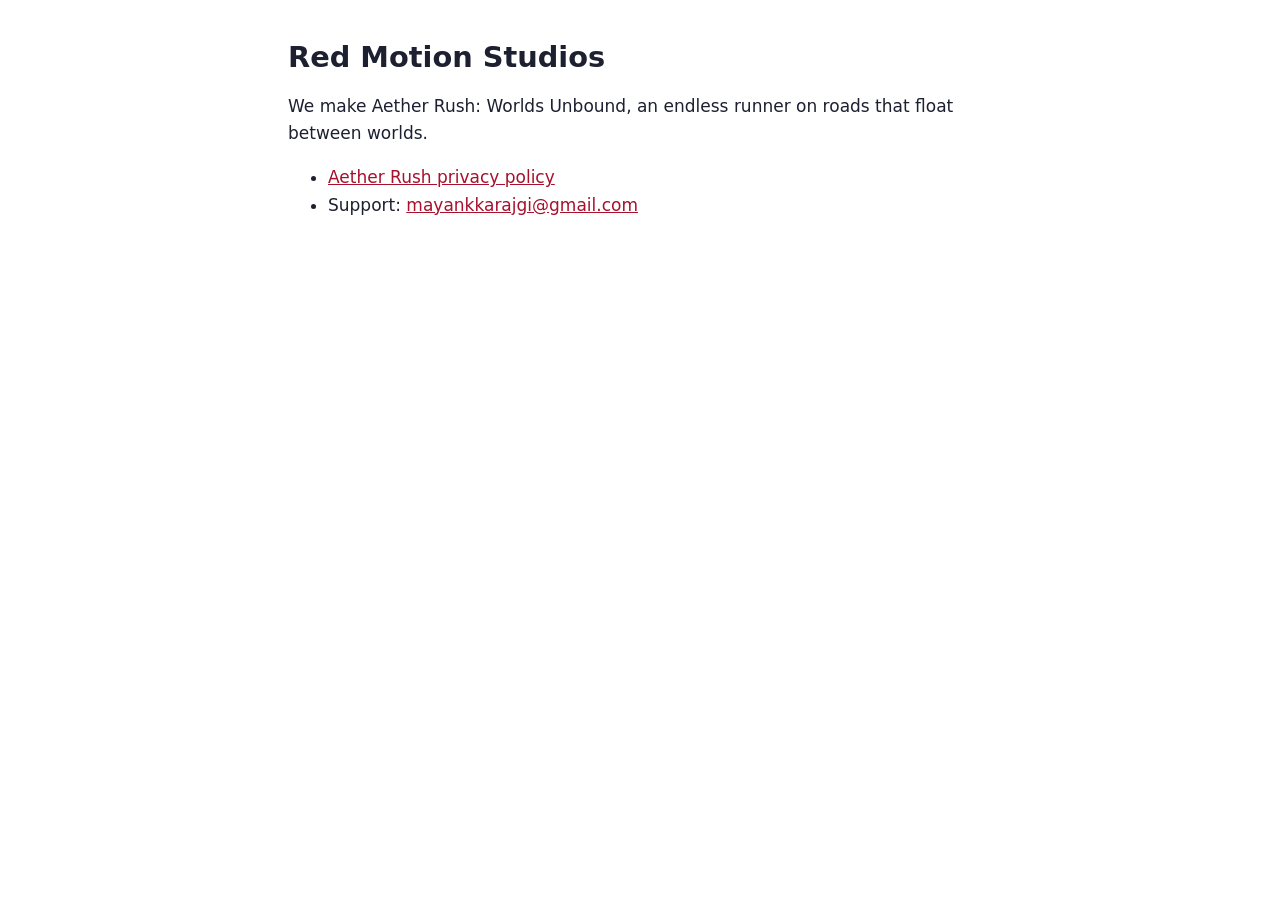
<file: index.html>
<!doctype html>
<html lang="en">
<head>
<meta charset="utf-8">
<meta name="viewport" content="width=device-width, initial-scale=1">
<title>Red Motion Studios</title>
<link rel="stylesheet" href="style.css">
</head>
<body>
<main>
<h1>Red Motion Studios</h1>
<p>We make Aether Rush: Worlds Unbound, an endless runner on roads that float between worlds.</p>
<ul>
<li><a href="aether-rush/privacy.html">Aether Rush privacy policy</a></li>
<li>Support: <a href="mailto:mayankkarajgi@gmail.com">mayankkarajgi@gmail.com</a></li>
</ul>
</main>
</body>
</html>
</file>
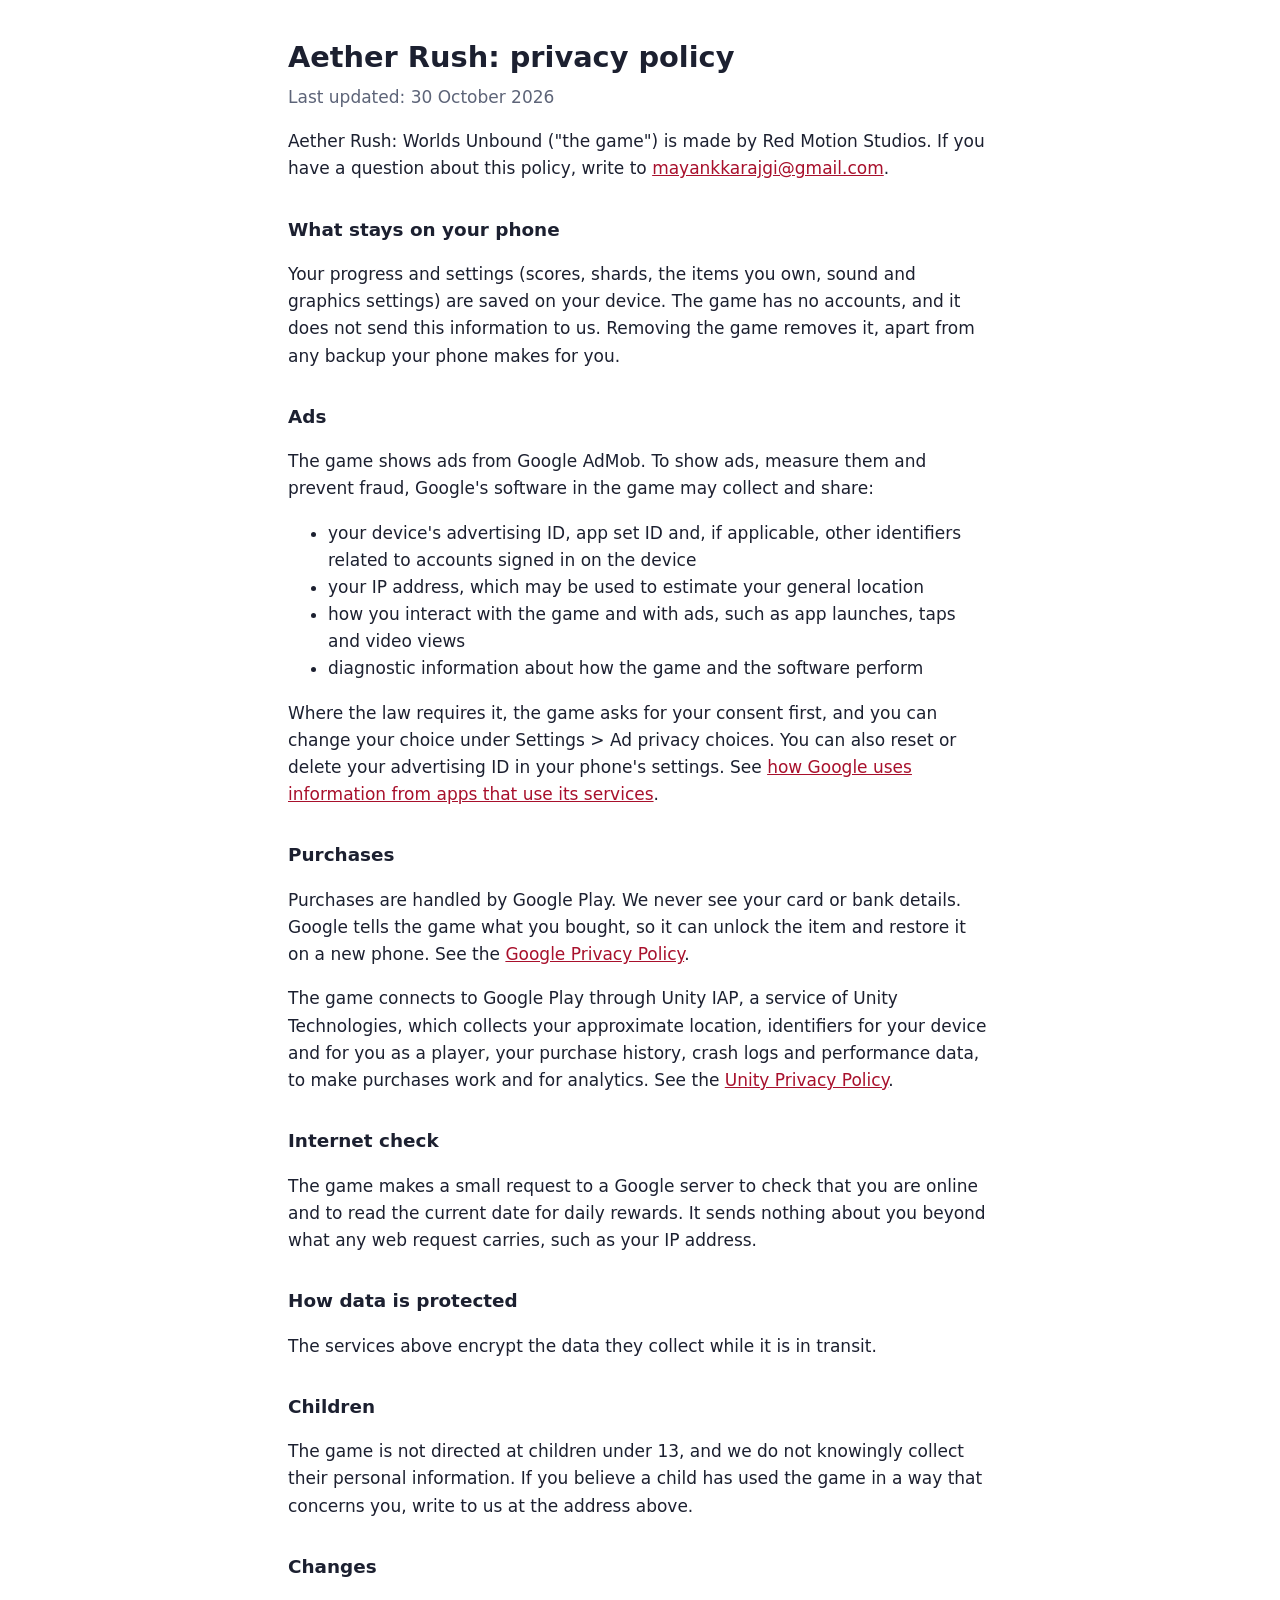
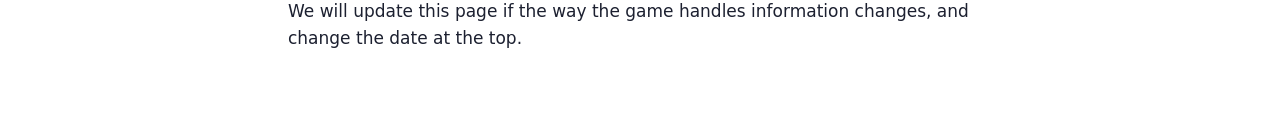
<file: aether-rush/privacy.html>
<!doctype html>
<html lang="en">
<head>
<meta charset="utf-8">
<meta name="viewport" content="width=device-width, initial-scale=1">
<title>Aether Rush: privacy policy</title>
<link rel="stylesheet" href="../style.css">
</head>
<body>
<main>
<h1>Aether Rush: privacy policy</h1>
<p class="meta">Last updated: 30 October 2026</p>

<p>Aether Rush: Worlds Unbound ("the game") is made by Red Motion Studios. If you have a question about this policy, write to <a href="mailto:mayankkarajgi@gmail.com">mayankkarajgi@gmail.com</a>.</p>

<h2>What stays on your phone</h2>
<p>Your progress and settings (scores, shards, the items you own, sound and graphics settings) are saved on your device. The game has no accounts, and it does not send this information to us. Removing the game removes it, apart from any backup your phone makes for you.</p>

<h2>Ads</h2>
<p>The game shows ads from Google AdMob. To show ads, measure them and prevent fraud, Google's software in the game may collect and share:</p>
<ul>
<li>your device's advertising ID, app set ID and, if applicable, other identifiers related to accounts signed in on the device</li>
<li>your IP address, which may be used to estimate your general location</li>
<li>how you interact with the game and with ads, such as app launches, taps and video views</li>
<li>diagnostic information about how the game and the software perform</li>
</ul>
<p>Where the law requires it, the game asks for your consent first, and you can change your choice under Settings &gt; Ad privacy choices. You can also reset or delete your advertising ID in your phone's settings. See <a href="https://policies.google.com/technologies/partner-sites">how Google uses information from apps that use its services</a>.</p>

<h2>Purchases</h2>
<p>Purchases are handled by Google Play. We never see your card or bank details. Google tells the game what you bought, so it can unlock the item and restore it on a new phone. See the <a href="https://policies.google.com/privacy">Google Privacy Policy</a>.</p>
<p>The game connects to Google Play through Unity IAP, a service of Unity Technologies, which collects your approximate location, identifiers for your device and for you as a player, your purchase history, crash logs and performance data, to make purchases work and for analytics. See the <a href="https://unity.com/legal/privacy-policy">Unity Privacy Policy</a>.</p>

<h2>Internet check</h2>
<p>The game makes a small request to a Google server to check that you are online and to read the current date for daily rewards. It sends nothing about you beyond what any web request carries, such as your IP address.</p>

<h2>How data is protected</h2>
<p>The services above encrypt the data they collect while it is in transit.</p>

<h2>Children</h2>
<p>The game is not directed at children under 13, and we do not knowingly collect their personal information. If you believe a child has used the game in a way that concerns you, write to us at the address above.</p>

<h2>Changes</h2>
<p>We will update this page if the way the game handles information changes, and change the date at the top.</p>
</main>
</body>
</html>
</file>
<file: style.css>
:root {
  --bg: #ffffff;
  --text: #1c2030;
  --muted: #5d6478;
  --link: #a8102c;
}

@media (prefers-color-scheme: dark) {
  :root {
    --bg: #0b0e1a;
    --text: #e8eaf2;
    --muted: #a0a7ba;
    --link: #ff7d8e;
  }
}

body {
  margin: 0;
  background: var(--bg);
  color: var(--text);
  font: 17px/1.6 system-ui, -apple-system, "Segoe UI", Roboto, sans-serif;
}

main {
  max-width: 44rem;
  margin: 0 auto;
  padding: 2.5rem 1rem 4rem;
}

h1 {
  font-size: 1.8rem;
  line-height: 1.25;
  margin: 0 0 0.5rem;
}

h2 {
  font-size: 1.15rem;
  margin: 2rem 0 0.25rem;
}

.meta {
  color: var(--muted);
  margin-top: 0;
}

a {
  color: var(--link);
}
</file>
